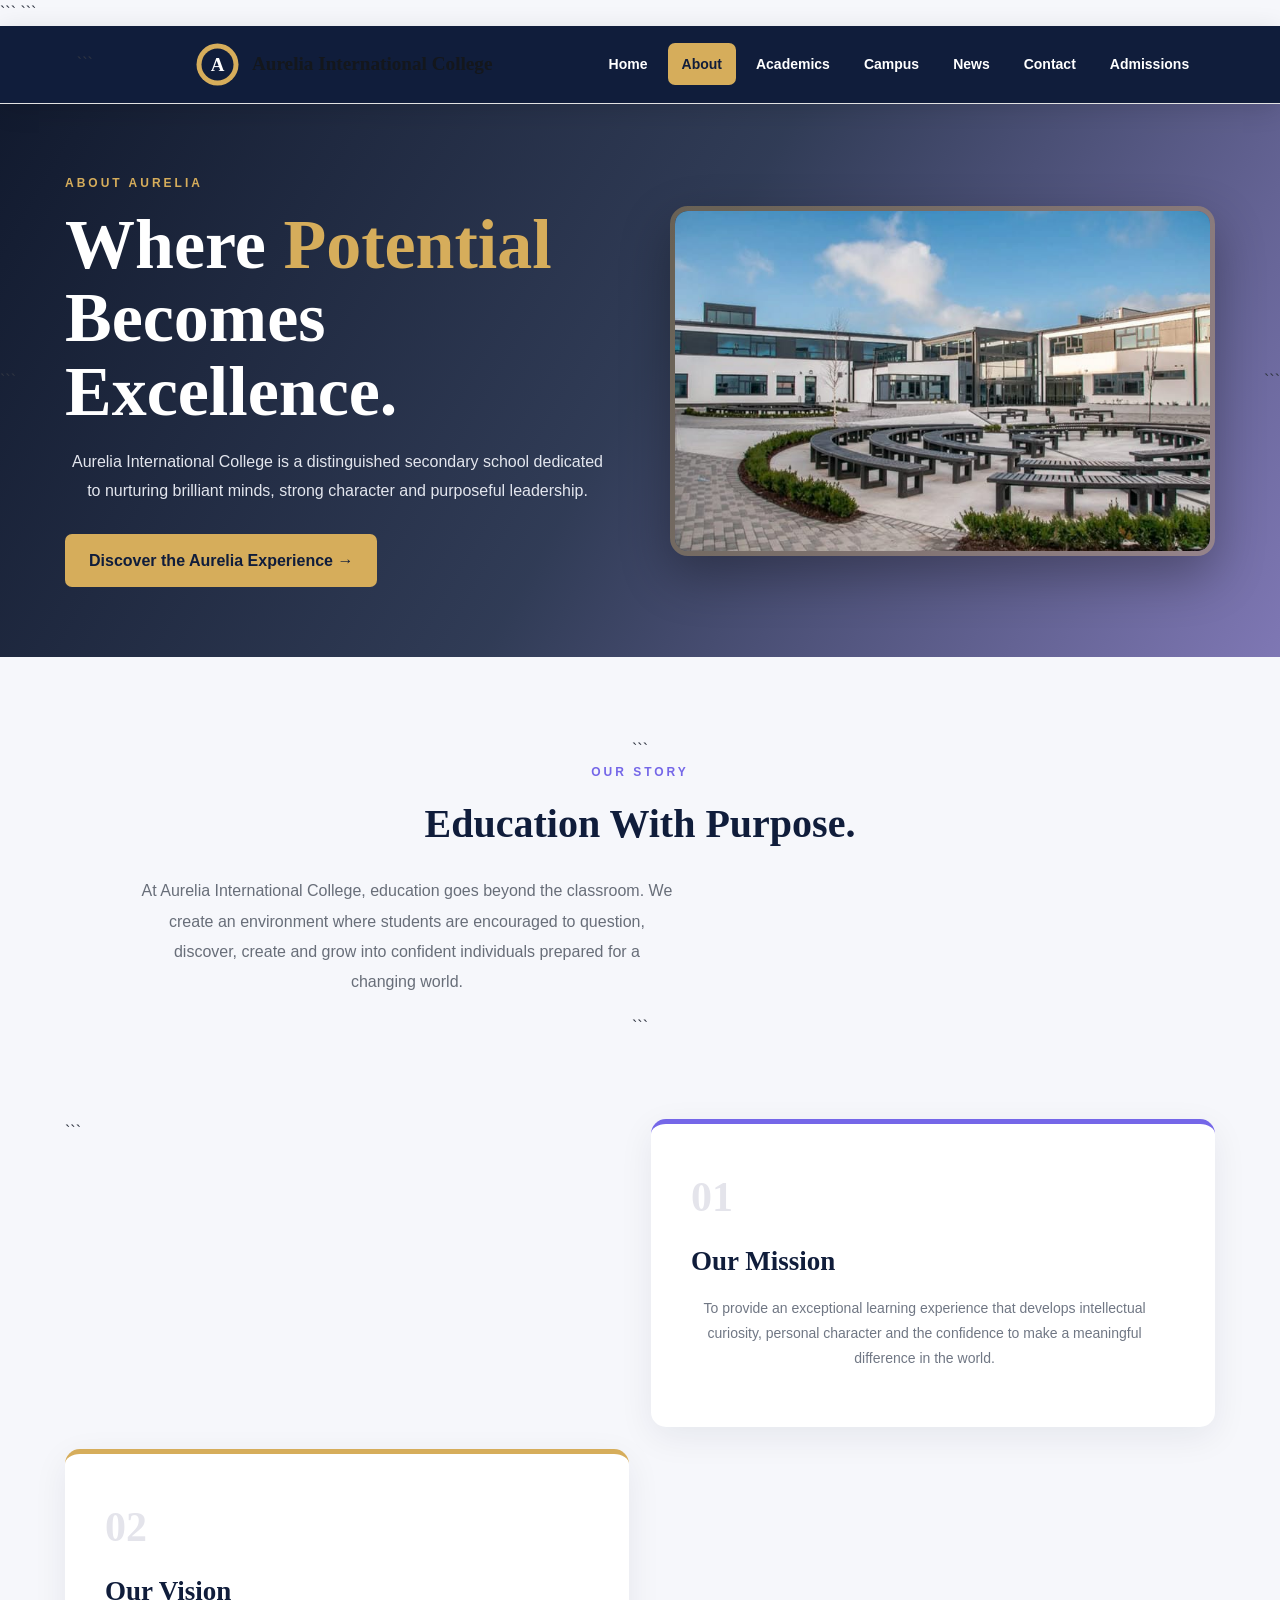
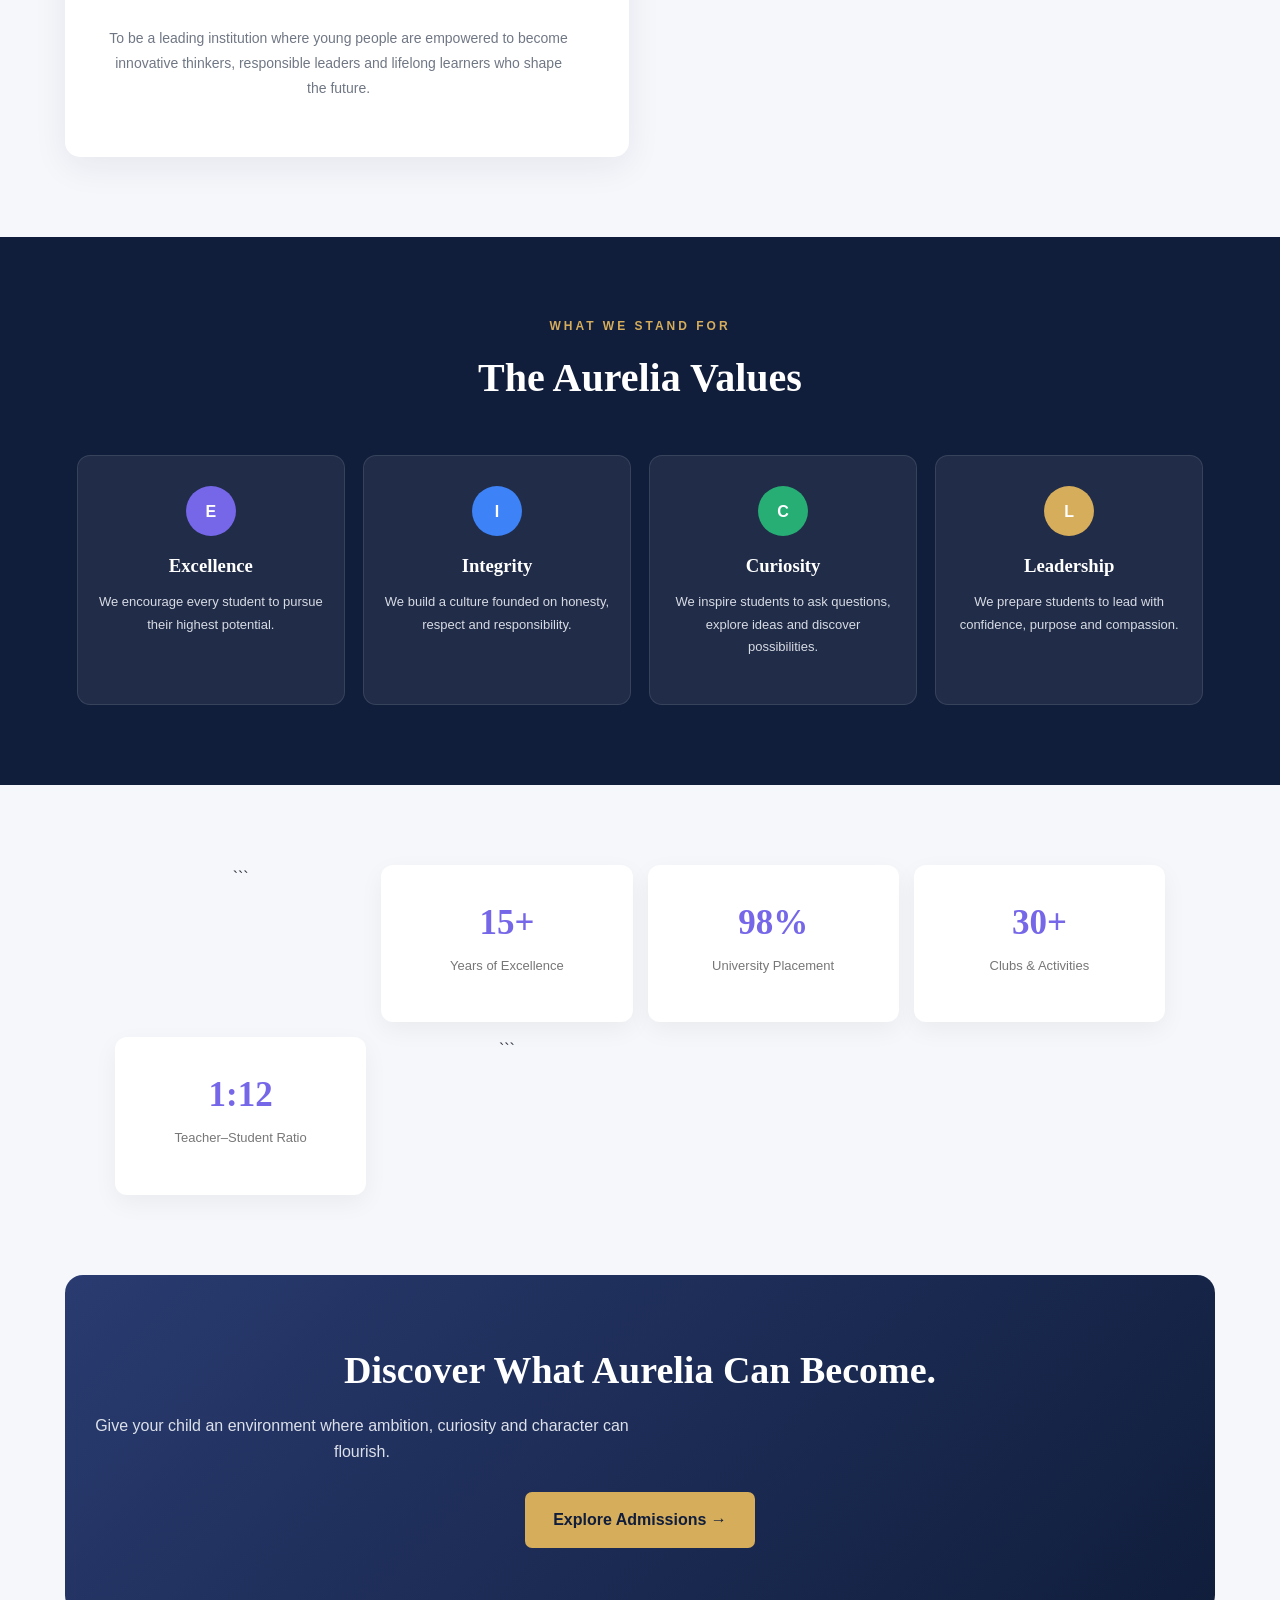
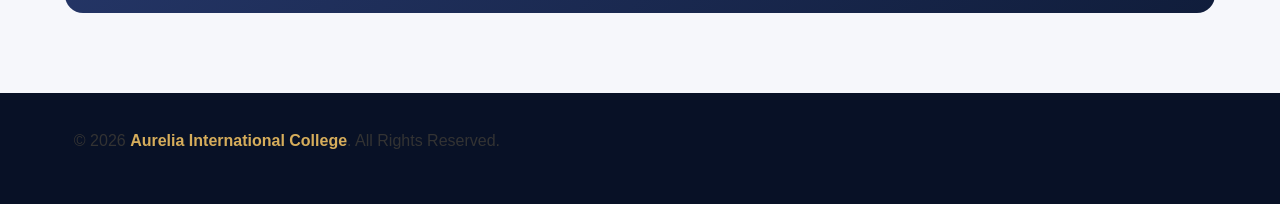
<file: about.html>
<!DOCTYPE html>

<html lang="en">

<head>

```
<meta charset="UTF-8">

<meta name="viewport" content="width=device-width, initial-scale=1.0">

<title>About | Aurelia International College</title>

<link rel="stylesheet" href="school.css">


<style>

    :root {
        --navy: #101d3b;
        --navy-dark: #081126;
        --gold: #d6ad5b;
        --purple: #7567e8;
        --blue: #3d82f6;
        --green: #27ae75;
        --cream: #f7f5ef;
        --white: #ffffff;
        --text: #303642;
        --muted: #707784;
        --line: #e6e6e6;
    }


    * {
        margin: 0;
        padding: 0;
        box-sizing: border-box;
    }


    body {
        font-family: Arial, sans-serif;
        background: #f6f7fb;
        color: var(--text);
    }


    /* ================= NAVIGATION ================= */

    .site-header {
        background: var(--navy);

        min-height: 78px;

        padding: 14px 6%;

        display: flex;

        align-items: center;

        justify-content: space-between;

        gap: 30px;

        box-shadow: 0 5px 25px rgba(0,0,0,0.12);

        position: relative;

        z-index: 10;
    }


    .logo {
        display: flex;

        align-items: center;

        gap: 12px;

        color: white;

        font-family: Georgia, "Times New Roman", serif;

        font-weight: bold;

        font-size: 18px;

        white-space: nowrap;
    }


    .logo svg {
        flex-shrink: 0;
    }


    .site-nav {
        display: flex;

        align-items: center;

        gap: 6px;

        flex-wrap: wrap;
    }


    .site-nav a {
        color: white;

        text-decoration: none;

        padding: 10px 14px;

        border-radius: 7px;

        font-size: 14px;

        transition: 0.3s ease;
    }


    .site-nav a:hover {
        background: rgba(255,255,255,0.12);

        color: var(--gold);
    }


    .site-nav .active {
        background: var(--gold);

        color: var(--navy);

        font-weight: bold;
    }


    /* ================= HERO ================= */

    .about-hero {
        min-height: 480px;

        display: flex;

        align-items: center;

        position: relative;

        overflow: hidden;


        background:

        linear-gradient(
            120deg,
            rgba(8,17,38,0.96),
            rgba(16,29,59,0.86),
            rgba(76,65,150,0.70)
        );
    }


    .hero-container {
        width: 90%;

        max-width: 1150px;

        margin: auto;

        display: grid;

        grid-template-columns: 1fr 1fr;

        align-items: center;

        gap: 60px;

        padding: 70px 0;
    }


    .hero-label {
        color: var(--gold);

        text-transform: uppercase;

        letter-spacing: 3px;

        font-size: 12px;

        font-weight: bold;

        margin-bottom: 15px;
    }


    .hero-text h1 {
        font-family: Georgia, "Times New Roman", serif;

        color: white;

        font-size: clamp(45px, 6vw, 70px);

        line-height: 1.05;

        margin-bottom: 20px;
    }


    .hero-text h1 span {
        color: var(--gold);
    }


    .hero-text p {
        color: #e3e6ee;

        font-size: 16px;

        line-height: 1.8;

        max-width: 600px;

        margin-bottom: 28px;
    }


    .hero-btn {
        display: inline-block;

        background: var(--gold);

        color: var(--navy);

        text-decoration: none;

        padding: 14px 24px;

        border-radius: 7px;

        font-weight: bold;

        transition: 0.3s;
    }


    .hero-btn:hover {
        transform: translateY(-4px);

        box-shadow: 0 10px 25px rgba(0,0,0,0.25);
    }


    /* ================= HERO IMAGE ================= */

    .hero-image {
        height: 350px;

        border-radius: 18px;

        overflow: hidden;

        border: 5px solid rgba(214,173,91,0.35);

        box-shadow: 0 20px 50px rgba(0,0,0,0.3);
    }


    .hero-image img {
        width: 100%;

        height: 100%;

        object-fit: cover;

        display: block;
    }


    /* ================= INTRO ================= */

    .intro {
        width: 90%;

        max-width: 1000px;

        margin: 80px auto;

        text-align: center;
    }


    .section-label {
        color: var(--purple);

        text-transform: uppercase;

        letter-spacing: 3px;

        font-size: 12px;

        font-weight: bold;
    }


    .intro h2 {
        font-family: Georgia, "Times New Roman", serif;

        color: var(--navy);

        font-size: 40px;

        margin: 10px 0 20px;
    }


    .intro p {
        color: #686e79;

        line-height: 1.9;

        font-size: 16px;
    }


    /* ================= MISSION VISION ================= */

    .mission-section {
        width: 90%;

        max-width: 1150px;

        margin: 0 auto 80px;

        display: grid;

        grid-template-columns: 1fr 1fr;

        gap: 22px;
    }


    .mission-card {
        padding: 40px;

        border-radius: 15px;

        background: white;

        box-shadow: 0 10px 35px rgba(16,29,59,0.07);

        border-top: 5px solid var(--purple);
    }


    .mission-card:nth-child(2) {
        border-top-color: var(--gold);
    }


    .card-number {
        font-size: 42px;

        font-family: Georgia, serif;

        color: #e4e4eb;

        font-weight: bold;

        margin-bottom: 8px;
    }


    .mission-card h3 {
        font-family: Georgia, "Times New Roman", serif;

        font-size: 27px;

        color: var(--navy);

        margin-bottom: 13px;
    }


    .mission-card p {
        color: #707784;

        line-height: 1.8;

        font-size: 14px;
    }


    /* ================= VALUES ================= */

    .values {
        background: var(--navy);

        padding: 80px 6%;

        color: white;

        text-align: center;
    }


    .values .section-label {
        color: var(--gold);
    }


    .values h2 {
        font-family: Georgia, "Times New Roman", serif;

        font-size: 40px;

        margin: 10px 0 45px;
    }


    .values-grid {
        max-width: 1150px;

        margin: auto;

        display: grid;

        grid-template-columns: repeat(4, 1fr);

        gap: 18px;
    }


    .value-card {
        padding: 30px 20px;

        border-radius: 13px;

        background: rgba(255,255,255,0.07);

        border: 1px solid rgba(255,255,255,0.1);

        transition: 0.3s;
    }


    .value-card:hover {
        transform: translateY(-7px);

        background: rgba(255,255,255,0.11);
    }


    .value-icon {
        width: 50px;

        height: 50px;

        margin: 0 auto 15px;

        border-radius: 50%;

        display: grid;

        place-items: center;

        color: white;

        font-weight: bold;
    }


    .value-card:nth-child(1) .value-icon {
        background: var(--purple);
    }


    .value-card:nth-child(2) .value-icon {
        background: var(--blue);
    }


    .value-card:nth-child(3) .value-icon {
        background: var(--green);
    }


    .value-card:nth-child(4) .value-icon {
        background: var(--gold);
    }


    .value-card h3 {
        font-family: Georgia, "Times New Roman", serif;

        color: white;

        margin-bottom: 10px;
    }


    .value-card p {
        color: #d7dbe4;

        font-size: 13px;

        line-height: 1.7;
    }


    /* ================= STATS ================= */

    .stats {
        width: 90%;

        max-width: 1050px;

        margin: 80px auto;

        display: grid;

        grid-template-columns: repeat(4, 1fr);

        gap: 15px;

        text-align: center;
    }


    .stat {
        background: white;

        padding: 30px 15px;

        border-radius: 12px;

        box-shadow: 0 8px 25px rgba(0,0,0,0.05);
    }


    .stat h3 {
        color: var(--purple);

        font-family: Georgia, serif;

        font-size: 35px;

        margin-bottom: 5px;
    }


    .stat p {
        color: #777;

        font-size: 13px;
    }


    /* ================= CTA ================= */

    .about-cta {
        width: 90%;

        max-width: 1150px;

        margin: 0 auto 80px;

        padding: 65px 30px;

        text-align: center;

        border-radius: 18px;

        background:
        linear-gradient(
            135deg,
            #293b70,
            var(--navy)
        );

        color: white;
    }


    .about-cta h2 {
        font-family: Georgia, "Times New Roman", serif;

        font-size: 38px;

        margin-bottom: 12px;
    }


    .about-cta p {
        color: #dce0e9;

        margin-bottom: 28px;
    }


    .about-cta a {
        display: inline-block;

        background: var(--gold);

        color: var(--navy);

        padding: 15px 28px;

        text-decoration: none;

        border-radius: 7px;

        font-weight: bold;

        transition: 0.3s;
    }


    .about-cta a:hover {
        transform: translateY(-4px);
    }


    /* ================= FOOTER ================= */

    footer {
        background: var(--navy-dark);

        color: white;

        text-align: center;

        padding: 35px 20px;

        font-size: 13px;
    }


    footer strong {
        color: var(--gold);
    }


    /* ================= RESPONSIVE ================= */

    @media (max-width: 900px) {

        .site-header {
            flex-direction: column;

            padding: 20px;
        }


        .site-nav {
            justify-content: center;
        }


        .hero-container {
            grid-template-columns: 1fr;

            text-align: center;
        }


        .hero-text p {
            margin-left: auto;

            margin-right: auto;
        }


        .values-grid {
            grid-template-columns: repeat(2, 1fr);
        }


        .stats {
            grid-template-columns: repeat(2, 1fr);
        }

    }


    @media (max-width: 600px) {

        .mission-section {
            grid-template-columns: 1fr;
        }


        .values-grid {
            grid-template-columns: 1fr;
        }


        .stats {
            grid-template-columns: 1fr;
        }


        .hero-image {
            height: 280px;
        }


        .intro h2,
        .values h2 {
            font-size: 32px;
        }


        .site-nav a {
            padding: 8px;

            font-size: 12px;
        }

    }

</style>
```

</head>

<body>

<!-- ================= NAVIGATION ================= -->

<header class="site-header">

```
<div class="logo">

    <svg width="45" height="45" viewBox="0 0 45 45">

        <circle
            cx="22.5"
            cy="22.5"
            r="21"
            fill="#d6ad5b">
        </circle>

        <circle
            cx="22.5"
            cy="22.5"
            r="16"
            fill="#101d3b">
        </circle>

        <text
            x="22.5"
            y="29"
            font-size="19"
            text-anchor="middle"
            fill="#ffffff"
            font-family="Georgia">
            A
        </text>

    </svg>


    <span class="logo-text">
        Aurelia International College
    </span>

</div>



<nav class="site-nav">

    <a href="school.html">
        Home
    </a>

    <a href="about.html" class="active">
        About
    </a>

    <a href="academics.html">
        Academics
    </a>

    <a href="campus.html">
        Campus
    </a>

    <a href="news.html">
        News
    </a>

    <a href="contact.html">
        Contact
    </a>

    <a href="Admissions.html">
        Admissions
    </a>

</nav>


</header>

<!-- ================= HERO ================= -->

<section class="about-hero">

```
<div class="hero-container">


    <div class="hero-text">

        <div class="hero-label">
            About Aurelia
        </div>


        <h1>
            Where <span>Potential</span>
            Becomes Excellence.
        </h1>


        <p>
            Aurelia International College is a distinguished
            secondary school dedicated to nurturing brilliant
            minds, strong character and purposeful leadership.
        </p>


        <a href="#story" class="hero-btn">
            Discover the Aurelia Experience →
        </a>

    </div>



    <div class="hero-image">

        <img
            src="scc.jpeg"
            alt="Aurelia International College">

    </div>


</div>
```

</section>

<!-- ================= STORY ================= -->

<section class="intro" id="story">

```
<div class="section-label">
    Our Story
</div>


<h2>
    Education With Purpose.
</h2>


<p>
    At Aurelia International College, education goes beyond
    the classroom. We create an environment where students
    are encouraged to question, discover, create and grow
    into confident individuals prepared for a changing world.
</p>
```

</section>

<!-- ================= MISSION & VISION ================= -->

<section class="mission-section">

```
<div class="mission-card">

    <div class="card-number">
        01
    </div>


    <h3>
        Our Mission
    </h3>


    <p>
        To provide an exceptional learning experience that
        develops intellectual curiosity, personal character
        and the confidence to make a meaningful difference
        in the world.
    </p>

</div>



<div class="mission-card">

    <div class="card-number">
        02
    </div>


    <h3>
        Our Vision
    </h3>


    <p>
        To be a leading institution where young people are
        empowered to become innovative thinkers, responsible
        leaders and lifelong learners who shape the future.
    </p>

</div>


</section>

<!-- ================= VALUES ================= -->

<section class="values">


<div class="section-label">
    What We Stand For
</div>


<h2>
    The Aurelia Values
</h2>



<div class="values-grid">


    <div class="value-card">

        <div class="value-icon">
            E
        </div>

        <h3>
            Excellence
        </h3>

        <p>
            We encourage every student to pursue
            their highest potential.
        </p>

    </div>



    <div class="value-card">

        <div class="value-icon">
            I
        </div>

        <h3>
            Integrity
        </h3>

        <p>
            We build a culture founded on honesty,
            respect and responsibility.
        </p>

    </div>



    <div class="value-card">

        <div class="value-icon">
            C
        </div>

        <h3>
            Curiosity
        </h3>

        <p>
            We inspire students to ask questions,
            explore ideas and discover possibilities.
        </p>

    </div>



    <div class="value-card">

        <div class="value-icon">
            L
        </div>

        <h3>
            Leadership
        </h3>

        <p>
            We prepare students to lead with
            confidence, purpose and compassion.
        </p>

    </div>


</div>


</section>

<!-- ================= STATS ================= -->

<section class="stats">

```
<div class="stat">

    <h3>
        15+
    </h3>

    <p>
        Years of Excellence
    </p>

</div>



<div class="stat">

    <h3>
        98%
    </h3>

    <p>
        University Placement
    </p>

</div>



<div class="stat">

    <h3>
        30+
    </h3>

    <p>
        Clubs & Activities
    </p>

</div>



<div class="stat">

    <h3>
        1:12
    </h3>

    <p>
        Teacher–Student Ratio
    </p>

</div>
```

</section>

<!-- ================= CTA ================= -->

<section class="about-cta">


<h2>
    Discover What Aurelia Can Become.
</h2>


<p>
    Give your child an environment where ambition,
    curiosity and character can flourish.
</p>


<a href="Admissions.html">
    Explore Admissions →
</a>


</section>

<!-- ================= FOOTER ================= -->

<footer>

<p>
    © 2026
    <strong>Aurelia International College</strong>.
    All Rights Reserved.
</p>


</footer>

</body>

</html>
</file>
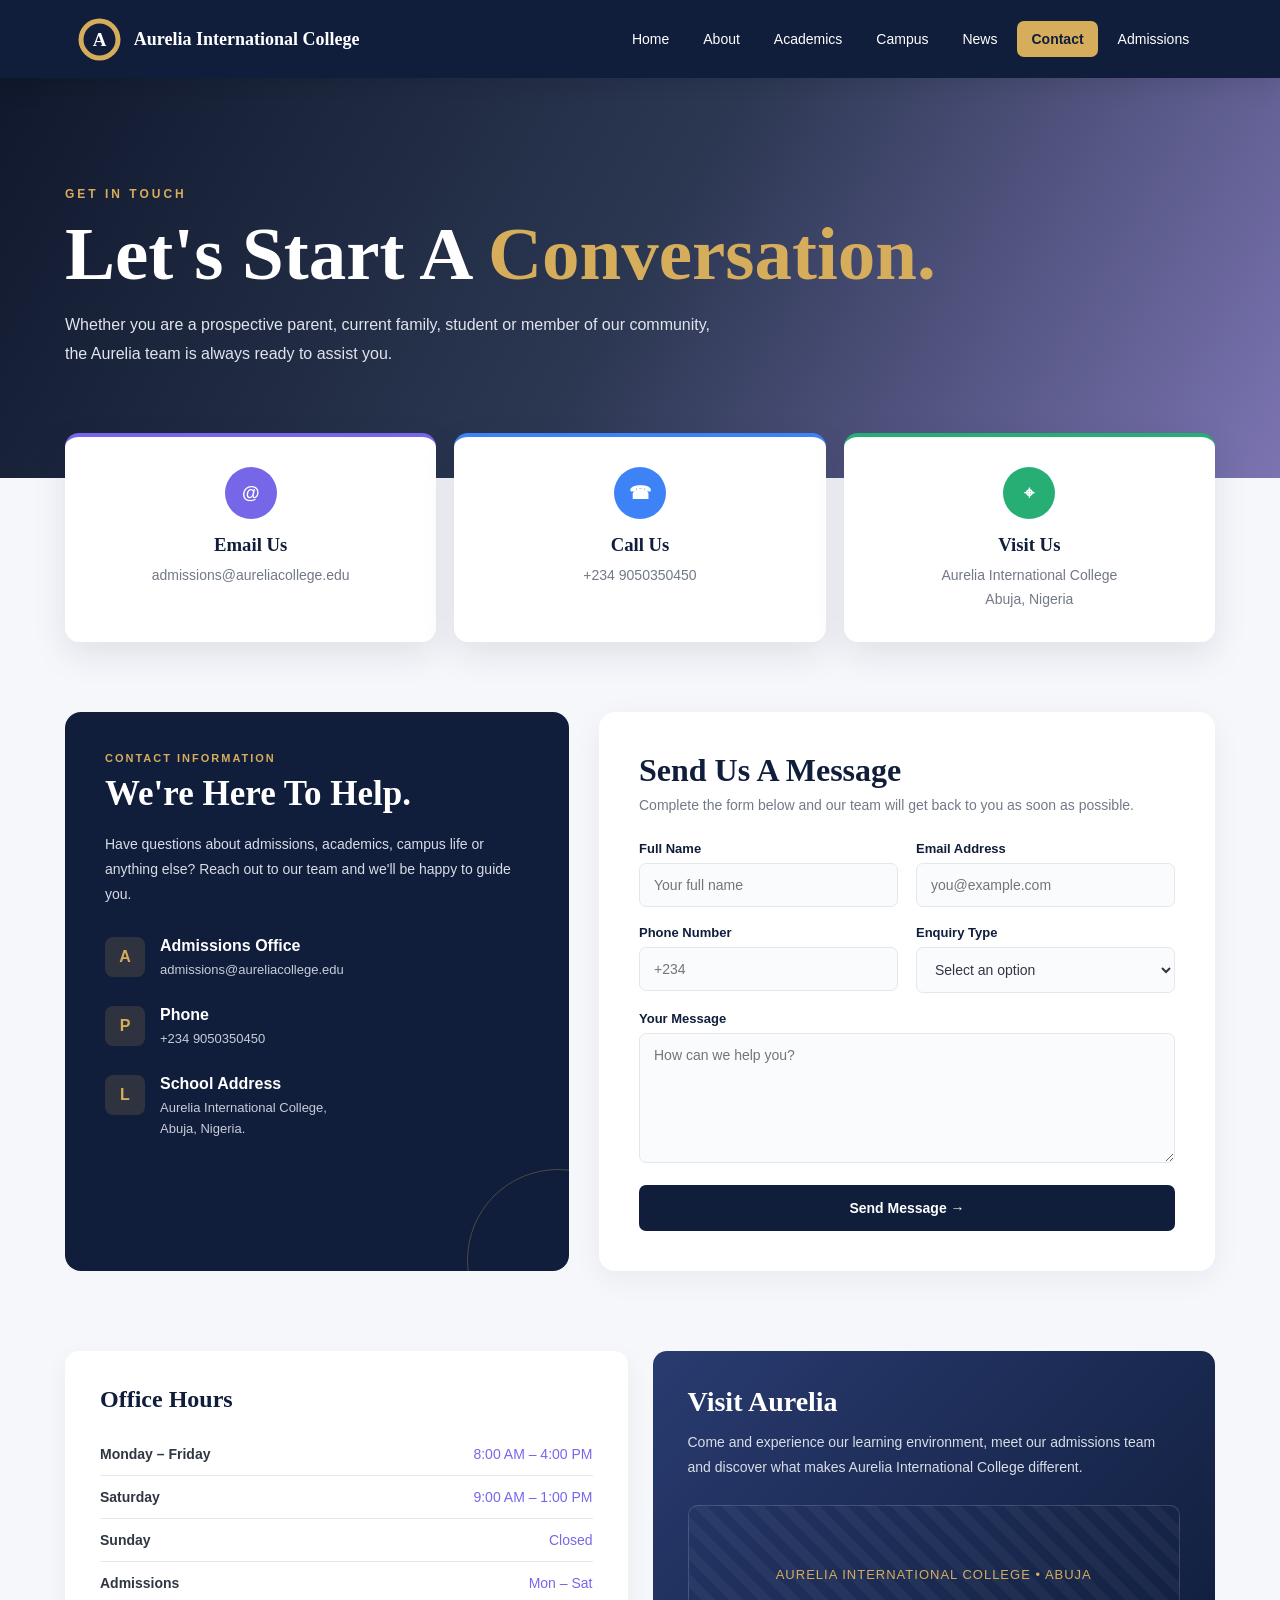
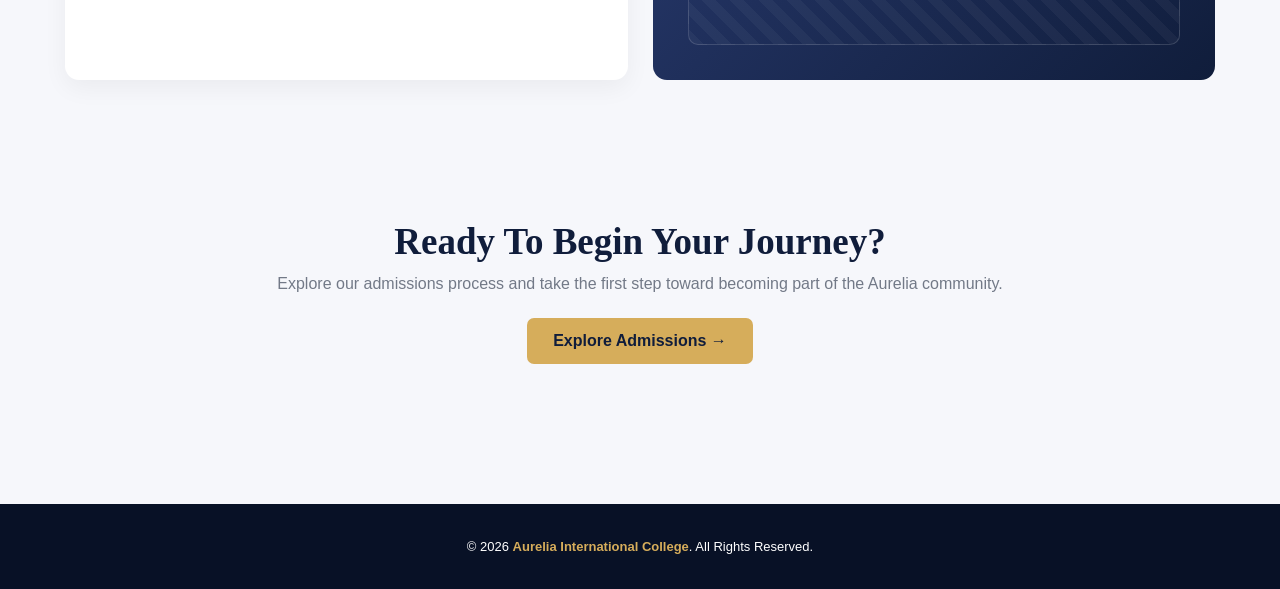
<file: contact.html>
<!DOCTYPE html>

<html lang="en">

<head>


<meta charset="UTF-8">
<meta name="viewport" content="width=device-width, initial-scale=1.0">

<title>Contact | Aurelia International College</title>

<style>

    :root {
        --navy: #101d3b;
        --navy-dark: #081126;
        --gold: #d6ad5b;
        --purple: #7567e8;
        --blue: #3d82f6;
        --green: #27ae75;
        --white: #ffffff;
        --bg: #f6f7fb;
        --text: #303642;
        --muted: #727987;
        --line: #e5e7ec;
    }


    * {
        margin: 0;
        padding: 0;
        box-sizing: border-box;
    }


    body {
        font-family: Arial, sans-serif;
        background: var(--bg);
        color: var(--text);
    }


    /* ================= NAVIGATION ================= */

    .site-header {
        min-height: 78px;
        padding: 14px 6%;

        background: var(--navy);

        display: flex;
        align-items: center;
        justify-content: space-between;

        gap: 30px;

        box-shadow: 0 5px 25px rgba(0,0,0,0.12);

        position: relative;
        z-index: 10;
    }


    .logo {
        display: flex;
        align-items: center;
        gap: 12px;

        color: white;

        font-family: Georgia, "Times New Roman", serif;

        font-weight: bold;
        font-size: 18px;

        white-space: nowrap;
    }


    .logo svg {
        flex-shrink: 0;
    }


    .site-nav {
        display: flex;
        align-items: center;
        gap: 6px;
        flex-wrap: wrap;
    }


    .site-nav a {
        color: white;
        text-decoration: none;

        padding: 10px 14px;

        border-radius: 7px;

        font-size: 14px;

        transition: 0.3s ease;
    }


    .site-nav a:hover {
        background: rgba(255,255,255,0.12);
        color: var(--gold);
    }


    .site-nav .active {
        background: var(--gold);
        color: var(--navy);
        font-weight: bold;
    }


    /* ================= HERO ================= */

    .contact-hero {
        min-height: 400px;

        display: flex;
        align-items: center;

        background:
            linear-gradient(
                120deg,
                rgba(8,17,38,0.97),
                rgba(16,29,59,0.88),
                rgba(76,65,150,0.72)
            );

        color: white;
    }


    .hero-content {
        width: 90%;
        max-width: 1150px;

        margin: auto;

        padding: 70px 0;
    }


    .hero-label {
        color: var(--gold);

        text-transform: uppercase;

        letter-spacing: 3px;

        font-size: 12px;

        font-weight: bold;

        margin-bottom: 15px;
    }


    .hero-content h1 {
        font-family: Georgia, "Times New Roman", serif;

        font-size: clamp(45px, 7vw, 75px);

        line-height: 1;

        margin-bottom: 20px;
    }


    .hero-content h1 span {
        color: var(--gold);
    }


    .hero-content p {
        max-width: 650px;

        color: #e0e4ed;

        line-height: 1.8;

        font-size: 16px;
    }


    /* ================= CONTACT CARDS ================= */

    .contact-cards {
        width: 90%;
        max-width: 1150px;

        margin: -45px auto 70px;

        position: relative;

        display: grid;

        grid-template-columns: repeat(3, 1fr);

        gap: 18px;
    }


    .contact-card {
        background: white;

        padding: 30px 22px;

        text-align: center;

        border-radius: 14px;

        box-shadow: 0 12px 35px rgba(16,29,59,0.10);

        transition: 0.3s ease;

        border-top: 4px solid var(--purple);
    }


    .contact-card:nth-child(2) {
        border-color: var(--blue);
    }


    .contact-card:nth-child(3) {
        border-color: var(--green);
    }


    .contact-card:hover {
        transform: translateY(-7px);
    }


    .contact-icon {
        width: 52px;
        height: 52px;

        margin: 0 auto 15px;

        border-radius: 50%;

        display: grid;
        place-items: center;

        color: white;

        font-size: 18px;

        font-weight: bold;
    }


    .icon-purple {
        background: var(--purple);
    }


    .icon-blue {
        background: var(--blue);
    }


    .icon-green {
        background: var(--green);
    }


    .contact-card h3 {
        color: var(--navy);

        font-family: Georgia, "Times New Roman", serif;

        margin-bottom: 8px;
    }


    .contact-card p {
        color: var(--muted);

        font-size: 14px;

        line-height: 1.7;
    }


    .contact-card a {
        color: var(--purple);

        text-decoration: none;

        font-weight: bold;
    }


    /* ================= MAIN CONTACT ================= */

    .contact-section {
        width: 90%;
        max-width: 1150px;

        margin: 0 auto 80px;

        display: grid;

        grid-template-columns: 0.9fr 1.1fr;

        gap: 30px;

        align-items: stretch;
    }


    /* ================= INFORMATION ================= */

    .contact-info {
        background: var(--navy);

        color: white;

        padding: 40px;

        border-radius: 16px;

        position: relative;

        overflow: hidden;
    }


    .contact-info::after {
        content: "";

        width: 180px;
        height: 180px;

        border: 1px solid rgba(214,173,91,0.3);

        border-radius: 50%;

        position: absolute;

        right: -80px;
        bottom: -80px;
    }


    .section-label {
        color: var(--gold);

        text-transform: uppercase;

        letter-spacing: 2px;

        font-size: 11px;

        font-weight: bold;
    }


    .contact-info h2 {
        font-family: Georgia, "Times New Roman", serif;

        font-size: 35px;

        margin: 10px 0 18px;
    }


    .contact-info > p {
        color: #d8dce6;

        line-height: 1.8;

        font-size: 14px;

        margin-bottom: 30px;
    }


    .info-item {
        display: flex;

        gap: 15px;

        margin-bottom: 25px;

        position: relative;

        z-index: 1;
    }


    .info-icon {
        width: 40px;
        height: 40px;

        flex-shrink: 0;

        display: grid;
        place-items: center;

        border-radius: 8px;

        background: rgba(214,173,91,0.15);

        color: var(--gold);

        font-weight: bold;
    }


    .info-item h4 {
        margin-bottom: 5px;

        color: white;
    }


    .info-item p,
    .info-item a {
        color: #c8cdd8;

        text-decoration: none;

        font-size: 13px;

        line-height: 1.6;
    }


    /* ================= FORM ================= */

    .contact-form {
        background: white;

        padding: 40px;

        border-radius: 16px;

        box-shadow: 0 8px 30px rgba(16,29,59,0.06);
    }


    .contact-form h2 {
        font-family: Georgia, "Times New Roman", serif;

        color: var(--navy);

        font-size: 32px;

        margin-bottom: 8px;
    }


    .form-intro {
        color: var(--muted);

        font-size: 14px;

        margin-bottom: 28px;
    }


    .form-row {
        display: grid;

        grid-template-columns: 1fr 1fr;

        gap: 18px;
    }


    .form-group {
        margin-bottom: 18px;
    }


    .form-group label {
        display: block;

        color: var(--navy);

        font-size: 13px;

        font-weight: bold;

        margin-bottom: 7px;
    }


    .form-group input,
    .form-group select,
    .form-group textarea {

        width: 100%;

        border: 1px solid var(--line);

        background: #fafbfc;

        border-radius: 7px;

        padding: 13px 14px;

        font-family: Arial, sans-serif;

        font-size: 14px;

        color: var(--text);

        outline: none;

        transition: 0.3s;
    }


    .form-group input:focus,
    .form-group select:focus,
    .form-group textarea:focus {

        border-color: var(--purple);

        background: white;

        box-shadow: 0 0 0 3px rgba(117,103,232,0.08);
    }


    .form-group textarea {
        min-height: 130px;

        resize: vertical;
    }


    .submit-btn {
        width: 100%;

        border: none;

        background: var(--navy);

        color: white;

        padding: 15px;

        border-radius: 7px;

        font-size: 14px;

        font-weight: bold;

        cursor: pointer;

        transition: 0.3s;
    }


    .submit-btn:hover {
        background: var(--purple);

        transform: translateY(-2px);
    }


    /* ================= SCHOOL HOURS ================= */

    .hours-section {
        width: 90%;
        max-width: 1150px;

        margin: 0 auto 80px;

        display: grid;

        grid-template-columns: 1fr 1fr;

        gap: 25px;
    }


    .hours-box {
        background: white;

        padding: 35px;

        border-radius: 14px;

        box-shadow: 0 8px 25px rgba(0,0,0,0.05);
    }


    .hours-box h2 {
        color: var(--navy);

        font-family: Georgia, "Times New Roman", serif;

        margin-bottom: 20px;
    }


    .hours-row {
        display: flex;

        justify-content: space-between;

        padding: 13px 0;

        border-bottom: 1px solid var(--line);

        font-size: 14px;
    }


    .hours-row:last-child {
        border-bottom: none;
    }


    .hours-row span:first-child {
        color: var(--text);

        font-weight: bold;
    }


    .hours-row span:last-child {
        color: var(--purple);
    }


    /* ================= MAP / LOCATION ================= */

    .location-box {
        background: linear-gradient(
            135deg,
            #293b70,
            var(--navy)
        );

        padding: 35px;

        border-radius: 14px;

        color: white;

        min-height: 100%;
    }


    .location-box h2 {
        font-family: Georgia, "Times New Roman", serif;

        font-size: 28px;

        margin-bottom: 12px;
    }


    .location-box p {
        color: #d9dde6;

        font-size: 14px;

        line-height: 1.8;

        margin-bottom: 25px;
    }


    .map-placeholder {
        height: 140px;

        border-radius: 10px;

        border: 1px solid rgba(255,255,255,0.15);

        background:
            repeating-linear-gradient(
                45deg,
                rgba(255,255,255,0.04),
                rgba(255,255,255,0.04) 10px,
                transparent 10px,
                transparent 20px
            );

        display: grid;

        place-items: center;

        color: var(--gold);

        font-size: 13px;

        letter-spacing: 1px;
    }


    /* ================= CTA ================= */

    .contact-cta {
        width: 90%;
        max-width: 1150px;

        margin: 0 auto 80px;

        padding: 60px 30px;

        border-radius: 18px;

        text-align: center;

        background: var(--cream);
    }


    .contact-cta h2 {
        color: var(--navy);

        font-family: Georgia, "Times New Roman", serif;

        font-size: 37px;

        margin-bottom: 12px;
    }


    .contact-cta p {
        color: var(--muted);

        margin-bottom: 25px;
    }


    .contact-cta a {
        display: inline-block;

        background: var(--gold);

        color: var(--navy);

        text-decoration: none;

        padding: 14px 26px;

        border-radius: 7px;

        font-weight: bold;

        transition: 0.3s;
    }


    .contact-cta a:hover {
        transform: translateY(-3px);

        box-shadow: 0 10px 25px rgba(0,0,0,0.15);
    }


    /* ================= FOOTER ================= */

    footer {
        background: var(--navy-dark);

        color: white;

        text-align: center;

        padding: 35px 20px;

        font-size: 13px;
    }


    footer strong {
        color: var(--gold);
    }


    /* ================= RESPONSIVE ================= */

    @media (max-width: 900px) {

        .site-header {
            flex-direction: column;

            padding: 20px;
        }


        .site-nav {
            justify-content: center;
        }


        .contact-cards {
            grid-template-columns: 1fr;
        }


        .contact-section {
            grid-template-columns: 1fr;
        }


        .hours-section {
            grid-template-columns: 1fr;
        }

    }


    @media (max-width: 600px) {

        .site-nav a {
            padding: 8px;

            font-size: 12px;
        }


        .form-row {
            grid-template-columns: 1fr;
        }


        .contact-form,
        .contact-info {
            padding: 25px;
        }


        .hero-content {
            text-align: center;
        }


        .hero-content p {
            margin: auto;
        }


        .contact-cta h2 {
            font-size: 30px;
        }

    }

</style>


</head>

<body>

<!-- ================= NAVIGATION ================= -->

<header class="site-header">


<div class="logo">

    <svg width="45" height="45" viewBox="0 0 45 45">

        <circle
            cx="22.5"
            cy="22.5"
            r="21"
            fill="#d6ad5b">
        </circle>

        <circle
            cx="22.5"
            cy="22.5"
            r="16"
            fill="#101d3b">
        </circle>

        <text
            x="22.5"
            y="29"
            font-size="19"
            text-anchor="middle"
            fill="#ffffff"
            font-family="Georgia">
            A
        </text>

    </svg>


    <span>
        Aurelia International College
    </span>

</div>


<nav class="site-nav">

    <a href="school.html">
        Home
    </a>

    <a href="about.html">
        About
    </a>

    <a href="academics.html">
        Academics
    </a>

    <a href="campus.html">
        Campus
    </a>

    <a href="news.html">
        News
    </a>

    <a href="contact.html" class="active">
        Contact
    </a>

    <a href="Admissions.html">
        Admissions
    </a>

</nav>


</header>

<!-- ================= HERO ================= -->

<section class="contact-hero">


<div class="hero-content">

    <div class="hero-label">
        Get In Touch
    </div>


    <h1>
        Let's Start A <span>Conversation.</span>
    </h1>


    <p>
        Whether you are a prospective parent, current family,
        student or member of our community, the Aurelia team
        is always ready to assist you.
    </p>

</div>


</section>

<!-- ================= CONTACT CARDS ================= -->

<section class="contact-cards">


<div class="contact-card">

    <div class="contact-icon icon-purple">
        @
    </div>

    <h3>
        Email Us
    </h3>

    <p>
        admissions@aureliacollege.edu
    </p>

</div>



<div class="contact-card">

    <div class="contact-icon icon-blue">
        ☎
    </div>

    <h3>
        Call Us
    </h3>

    <p>
        +234 9050350450
    </p>

</div>



<div class="contact-card">

    <div class="contact-icon icon-green">
        ⌖
    </div>

    <h3>
        Visit Us
    </h3>

    <p>
        Aurelia International College<br>
        Abuja, Nigeria
    </p>

</div>


</section>

<!-- ================= CONTACT FORM ================= -->

<section class="contact-section">


<div class="contact-info">

    <div class="section-label">
        Contact Information
    </div>


    <h2>
        We're Here To Help.
    </h2>


    <p>
        Have questions about admissions, academics, campus life
        or anything else? Reach out to our team and we'll be
        happy to guide you.
    </p>



    <div class="info-item">

        <div class="info-icon">
            A
        </div>

        <div>

            <h4>
                Admissions Office
            </h4>

            <a href="mailto:admissions@aureliacollege.edu">
                admissions@aureliacollege.edu
            </a>

        </div>

    </div>



    <div class="info-item">

        <div class="info-icon">
            P
        </div>

        <div>

            <h4>
                Phone
            </h4>

            <p>
                +234 9050350450
            </p>

        </div>

    </div>



    <div class="info-item">

        <div class="info-icon">
            L
        </div>

        <div>

            <h4>
                School Address
            </h4>

            <p>
                Aurelia International College,<br>
                Abuja, Nigeria.
            </p>

        </div>

    </div>


</div>



<!-- FORM -->

<div class="contact-form">

    <h2>
        Send Us A Message
    </h2>


    <p class="form-intro">
        Complete the form below and our team will get back
        to you as soon as possible.
    </p>


    <form action="#" method="post">


        <div class="form-row">

            <div class="form-group">

                <label for="name">
                    Full Name
                </label>

                <input
                    type="text"
                    id="name"
                    name="name"
                    placeholder="Your full name"
                    required>

            </div>


            <div class="form-group">

                <label for="email">
                    Email Address
                </label>

                <input
                    type="email"
                    id="email"
                    name="email"
                    placeholder="you@example.com"
                    required>

            </div>

        </div>



        <div class="form-row">

            <div class="form-group">

                <label for="phone">
                    Phone Number
                </label>

                <input
                    type="tel"
                    id="phone"
                    name="phone"
                    placeholder="+234">

            </div>


            <div class="form-group">

                <label for="subject">
                    Enquiry Type
                </label>

                <select id="subject" name="subject">

                    <option value="">
                        Select an option
                    </option>

                    <option>
                        Admissions
                    </option>

                    <option>
                        Academics
                    </option>

                    <option>
                        Campus Life
                    </option>

                    <option>
                        General Enquiry
                    </option>

                </select>

            </div>

        </div>



        <div class="form-group">

            <label for="message">
                Your Message
            </label>

            <textarea
                id="message"
                name="message"
                placeholder="How can we help you?"
                required></textarea>

        </div>


        <button
            type="submit"
            class="submit-btn">

            Send Message →

        </button>


    </form>

</div>


</section>

<!-- ================= HOURS + LOCATION ================= -->

<section class="hours-section">


<div class="hours-box">

    <h2>
        Office Hours
    </h2>


    <div class="hours-row">

        <span>
            Monday – Friday
        </span>

        <span>
            8:00 AM – 4:00 PM
        </span>

    </div>


    <div class="hours-row">

        <span>
            Saturday
        </span>

        <span>
            9:00 AM – 1:00 PM
        </span>

    </div>


    <div class="hours-row">

        <span>
            Sunday
        </span>

        <span>
            Closed
        </span>

    </div>


    <div class="hours-row">

        <span>
            Admissions
        </span>

        <span>
            Mon – Sat
        </span>

    </div>

</div>



<div class="location-box">

    <h2>
        Visit Aurelia
    </h2>


    <p>
        Come and experience our learning environment,
        meet our admissions team and discover what makes
        Aurelia International College different.
    </p>


    <div class="map-placeholder">

        AURELIA INTERNATIONAL COLLEGE • ABUJA

    </div>

</div>


</section>

<!-- ================= CTA ================= -->

<section class="contact-cta">


<h2>
    Ready To Begin Your Journey?
</h2>


<p>
    Explore our admissions process and take the first
    step toward becoming part of the Aurelia community.
</p>


<a href="Admissions.html">
    Explore Admissions →

</a>


</section>

<!-- ================= FOOTER ================= -->

<footer>


<p>
    © 2026
    <strong>Aurelia International College</strong>.
    All Rights Reserved.
</p>


</footer>

</body>

</html>
</file>
<file: school.css>
* {
  margin: 0;
  padding: 0;
  box-sizing: border-box;
}

body {
  font-family: Arial, sans-serif;
  line-height: 1.6;
  color: #222;
  background-color: #fafafa;

}.site-header {
  display: flex;
  align-items: center;
  justify-content: space-between;
  padding: 1rem 1.5rem;
  background-color: #ffffff;
  border-bottom: 1px solid #e2e2e2;
}

.logo {
  display: flex;
  align-items: center;
  gap: 0.6rem;
}

.logo-text {
  font-size: 1.2rem;
  font-weight: 700;
  color: #14171c;
}

.site-nav {
  display: flex;
  gap: 1.5rem;
}

.site-nav a {
  text-decoration: none;
  color: #444444;
  font-weight: 600;
  font-size: 0.9rem;
}

.site-nav a:hover {
  color: #8b7cf6;
}/* RESET */

{
    margin: 0;
    padding: 0;
    box-sizing: border-box;
}


/* BODY */

body {
    font-family: Arial, sans-serif;
    background: #f5f7fa;
    color: #222;
}


/* HEADER */

.header {
    width: 100%;
    padding: 18px 8%;

    background: white;

    display: flex;
    justify-content: space-between;
    align-items: center;

    box-shadow: 0 2px 10px rgba(0, 0, 0, 0.08);
}


.logo {
    font-size: 25px;
    font-weight: bold;
    color: #222;
}


nav {
    display: flex;
    gap: 25px;
}


nav a {
    text-decoration: none;
    color: #333;
    font-weight: 500;
}


nav a:hover {
    color: #007bff;
}


/* HERO */

.hero {
    min-height: 500px;

    background-image:
        linear-gradient(
            rgba(0, 0, 0, 0.55),
            rgba(0, 0, 0, 0.55)
        ),
        url("sch.jpeg") !important;

    background-size: cover;
    background-position: center;

    display: flex;
    align-items: center;

    padding: 60px 8%;
}


.hero-content {
    max-width: 650px;
    color: white;
}


.hero-content h1 {
    font-size: 50px;
    margin-bottom: 20px;
}


.hero-content p {
    font-size: 19px;
    line-height: 1.7;
    color:white;
    margin-bottom: 30px;
}


.hero-button {
    display: inline-block;

    background: #007bff;
    color: white;

    padding: 13px 25px;

    text-decoration: none;

    border-radius: 6px;
}


.hero-button:hover {
    background: #0056b3;
}


/* CARDS SECTION */

.cards-section {
    padding: 70px 8%;
    text-align: center;
}


.cards-section h2 {
    font-size: 35px;
    margin-bottom: 10px;
}


.section-text {
    color: #666;
    margin-bottom: 35px;
}


/* CARDS CONTAINER */

.cards-container {

    display: grid;

    grid-template-columns:
        repeat(4, 1fr);

    gap: 25px;
}


/* CARD */

.card {

    background: white;

    border-radius: 10px;

    overflow: hidden;

    box-shadow:
        0 5px 20px rgba(0, 0, 0, 0.08);

    text-align: left;

    padding-bottom: 20px;

    transition: 0.3s;
}


.card:hover {
    transform: translateY(-5px);

    box-shadow:
        0 10px 25px rgba(0, 0, 0, 0.12);
}


/* CARD IMAGE */

.card img {

    width: 100%;

    height: 180px;

    object-fit: cover;
}


/* CARD CONTENT */

.card-content {

    padding: 20px;
}


.card-content h3 {

    font-size: 21px;

    margin-bottom: 10px;
}


.card-content p {

    color: #666;

    line-height: 1.6;

    margin-bottom: 15px;
}


.card-content a {

    color: #007bff;

    text-decoration: none;

    font-weight: bold;
}
p {
  font-size: 2rem;
  line-height: 1.6;
  color: #333333;
  max-width: 60ch;
  margin-bottom: 1rem;
}
p {
  font-size: 3rem;
  line-height: 1.6;
  color: #333333;
  max-width: 60ch;
  margin-bottom: 1rem;
  text-align:center;
}/* Hero */
.hero {
    min-height: 500px;
    padding: 60px 8%;
    display: flex;
    align-items: center;
    justify-content: space-between;
    gap: 40px;
    background: #eaf3ff;
}

.hero-text {
    flex: 1;
}

.hero-text h1 {
    font-size: 50px;
    margin-bottom: 20px;
}

.hero-text p {
    font-size: 18px;
    margin-bottom: 30px;
}

.btn {
    display: inline-block;
    background: #007bff;
    color: white;
    padding: 12px 25px;
    text-decoration: none;
    border-radius: 6px;
}

.hero-image {
    flex: 1;
}

.hero-image img {
    width: 100%;
    max-width: 550px;
    display: block;
    border-radius: 12px;
}


/* Picture Card */
.card-section {
    padding: 70px 8%;
    display: flex;
    justify-content: center;
}

.card {
    width: 100%;
    max-width: 400px;
    background: white;
    border-radius: 12px;
    overflow: hidden;
    box-shadow: 0 5px 20px rgba(0, 0, 0, 0.1);
}

.card img {
    width: 100%;
    height: 230px;
    object-fit: cover;
}

.card-content {
    padding: 25px;
}

.card-content h2 {
    margin-bottom: 10px;
}

.card-content p {
    margin-bottom: 20px;
}

.card-btn {
    text-decoration: none;
    color: #007bff;
    font-weight: bold;
}


/* Login */
.login-section {
    padding: 70px 20px;
    display: flex;
    justify-content: center;
}

.login-box {
    width: 100%;
    max-width: 400px;
    background: white;
    padding: 30px;
    border-radius: 10px;
    box-shadow: 0 5px 20px rgba(0, 0, 0, 0.1);
}

.login-box h2 {
    text-align: center;
    margin-bottom: 25px;
}
p {
   font-size: 16px;
   text-align: center;

.login-box label {
    display: block;
    margin-bottom: 5px;
}

.login-box input {
    width: 100%;
    padding: 12px;
    margin-bottom: 18px;
    border: 1px solid #ccc;
    border-radius: 5px;
}

.login-box button {
    width: 100%;
    padding: 12px;
    background: #007bff;
    color: white;
    border: none;
    border-radius: 5px;
    cursor: pointer;
}

.login-box button:hover {
    background: #0056b3;
}


/* Footer */
footer {
    color: white;
    text-align: center;
    padding: 25px;
}


/* Responsive Design */
@media (max-width: 768px) {

    header {
        flex-direction: column;
        gap: 15px;
    }

    nav {
        gap: 15px;
    }

    .hero {
        flex-direction: column;
        text-align: center;
        padding: 5px 2px;
    }

    .hero-text h1 {
        font-size: 20px;
    }

    .hero-image img {
        margin: auto;
    }

    .card-section {
        padding: 50px 20px;
    }
{* {
    margin: 0;
    padding: 0;
    box-sizing: border-box;
}

html {
    scroll-behavior: smooth;
}

body {
    font-family: "DM Sans", sans-serif;
    background: #f7f5ef;
    color: #171717;
    line-height: 1.6;
}

a {
    text-decoration: none;
    color: inherit;
}





/* =========================
   HERO
========================= */

.hero {
    height: 650px;
    position: relative;
    background-image: url("acc.jpeg");
    background-size: cover;
    background-position: center;
    display: flex;
    align-items: center;
    color: white;
}

.hero-overlay {
    position: absolute;
    inset: 0;
    background: linear-gradient(
        90deg,
        rgba(8, 10, 13, 0.92),
        rgba(8, 10, 13, 0.60),
        rgba(8, 10, 13, 0.25)
    );
}

.hero-content {
    position: relative;
    z-index: 2;
    width: 700px;
    margin-left: 9%;
}

.eyebrow {
    color: #c8a96b;
    letter-spacing: 3px;
    font-size: 11px;
    font-weight: 600;
    margin-bottom: 20px;
}

.hero h1 {
    font-family: "Playfair Display", serif;
    font-size: clamp(48px, 6vw, 78px);
    line-height: 1.05;
    font-weight: 500;
}

.hero h1 span,
em {
    color: #c8a96b;
    font-style: normal;
}

.hero-text {
    max-width: 550px;
    color: #d8d8d8;
    margin: 25px 0 35px;
    font-size: 15px;
}

.hero-buttons {
    display: flex;
    gap: 15px;
}

.gold-btn {
    display: inline-block;
    background: #c8a96b;
    color: #111;
    padding: 14px 25px;
    font-size: 11px;
    font-weight: 700;
    letter-spacing: 1px;
    text-transform: uppercase;
    transition: 0.3s;
}

.gold-btn:hover {
    background: white;
    transform: translateY(-2px);
}

.outline-btn {
    border: 1px solid rgba(255,255,255,0.6);
    padding: 14px 25px;
    font-size: 11px;
    text-transform: uppercase;
    letter-spacing: 1px;
    transition: 0.3s;
}

.outline-btn:hover {
    background: white;
    color: #111;
}

.hero-scroll {
    position: absolute;
    bottom: 35px;
    left: 9%;
    z-index: 2;
    font-size: 10px;
    letter-spacing: 2px;
    color: #ccc;
    display: flex;
    align-items: center;
    gap: 10px;
}

.hero-scroll span {
    width: 30px;
    height: 1px;
    background: #c8a96b;
}


/* =========================
   PHILOSOPHY
========================= */

.philosophy {
    padding: 120px 9%;
}

.section-heading {
    max-width: 700px;
}

.section-heading h2 {
    font-family: "Playfair Display", serif;
    font-size: 52px;
    line-height: 1.1;
    font-weight: 500;
    margin-bottom: 25px;
}

.section-heading > p:last-child {
    color: #666;
    max-width: 580px;
}

.philosophy-grid {
    display: grid;
    grid-template-columns: repeat(4, 1fr);
    margin-top: 75px;
    border-top: 1px solid #d7d1c5;
}

.philosophy-card {
    padding: 35px 25px;
    border-right: 1px solid #d7d1c5;
}

.philosophy-card:first-child {
    padding-left: 0;
}

.philosophy-card span {
    color: #b99a60;
    font-size: 12px;
}

.philosophy-card h3 {
    font-family: "Playfair Display", serif;
    font-size: 29px;
    margin: 25px 0 12px;
}

.philosophy-card p {
    color: #777;
    font-size: 13px;
}


/* =========================
   PATHWAYS
========================= */

.pathways {
    background: #111;
    color: white;
    padding: 120px 9%;
}

.centered {
    margin: auto;
    text-align: center;
}

.centered > p:last-child {
    margin: auto;
    color: #999;
}

.pathway-grid {
    display: grid;
    grid-template-columns: repeat(2, 1fr);
    gap: 20px;
    margin-top: 70px;
}

.pathway-card {
    height: 390px;
    position: relative;
    overflow: hidden;
    background-size: cover;
    background-position: center;
    display: flex;
    align-items: flex-end;
}

.stem {
    background-image: linear-gradient(
        rgba(0,0,0,0.1),
        rgba(0,0,0,0.8)
    ), url("acc.jpeg");
}

.business {
    background-image: linear-gradient(
        rgba(0,0,0,0.1),
        rgba(0,0,0,0.8)
    ), url("images/business.jpg");
}

.arts {
    background-image: linear-gradient(
        rgba(0,0,0,0.1),
        rgba(0,0,0,0.8)
    ), url("images/arts.jpg");
}

.creative {
    background-image: linear-gradient(
        rgba(0,0,0,0.1),
        rgba(0,0,0,0.8)
    ), url("images/creative.jpg");
}

.pathway-number {
    position: absolute;
    top: 25px;
    right: 25px;
    font-family: "Playfair Display", serif;
    font-size: 18px;
    color: #c8a96b;
}

.pathway-content {
    padding: 35px;
    position: relative;
    width: 100%;
}

.pathway-content p {
    font-size: 9px;
    letter-spacing: 2px;
    color: #c8a96b;
}

.pathway-content h3 {
    font-family: "Playfair Display", serif;
    font-size: 39px;
    line-height: 1.05;
    margin: 12px 0;
}

.pathway-content span {
    font-size: 12px;
    color: #ccc;
}

.pathway-content a {
    display: block;
    margin-top: 22px;
    color: #c8a96b;
    font-size: 11px;
    text-transform: uppercase;
    letter-spacing: 1px;
}


/* =========================
   DIFFERENCE
========================= */

.difference {
    display: grid;
    grid-template-columns: 45% 55%;
    min-height: 700px;
}

.difference-image {
    background-image: url("images/student.jpg");
    background-size: cover;
    background-position: center;
}

.difference-content {
    padding: 100px 10%;
    background: #eeeae1;
}

.difference-content h2 {
    font-family: "Playfair Display", serif;
    font-size: 55px;
    line-height: 1.05;
    margin-bottom: 25px;
}

.intro {
    color: #777;
    max-width: 500px;
    margin-bottom: 45px;
}

.difference-list {
    border-top: 1px solid #d0cabd;
}

.difference-item {
    display: flex;
    gap: 20px;
    padding: 23px 0;
    border-bottom: 1px solid #d0cabd;
}

.icon {
    color: #b28e4e;
    font-size: 12px;
    min-width: 30px;
}

.difference-item h3 {
    font-family: "Playfair Display", serif;
    font-size: 19px;
    margin-bottom: 5px;
}

.difference-item p {
    color: #777;
    font-size: 12px;
}


/* =========================
   STATS
========================= */

.stats {
    background: #c8a96b;
    display: grid;
    grid-template-columns: repeat(4, 1fr);
    padding: 65px 9%;
}

.stat {
    text-align: center;
    border-right: 1px solid rgba(0,0,0,0.2);
}

.stat:last-child {
    border: none;
}

.stat h2 {
    font-family: "Playfair Display", serif;
    font-size: 48px;
    font-weight: 500;
}

.stat h2 span {
    font-size: 25px;
}

.stat p {
    font-size: 11px;
    text-transform: uppercase;
    letter-spacing: 1px;
}


/* =========================
   PROGRAMMES
========================= */

.programmes {
    padding: 120px 9%;
}

.programme-grid {
    display: grid;
    grid-template-columns: repeat(4, 1fr);
    margin-top: 70px;
}

.programme-grid article {
    padding: 35px 25px;
    border: 1px solid #ddd7ca;
    margin-left: -1px;
    transition: 0.3s;
}

.programme-grid article:hover {
    background: #111;
    color: white;
    transform: translateY(-8px);
}

.programme-grid article > span {
    color: #b28e4e;
    font-size: 11px;
}

.programme-grid h3 {
    font-family: "Playfair Display", serif;
    font-size: 23px;
    line-height: 1.2;
    margin: 30px 0 15px;
}

.programme-grid p {
    color: #777;
    font-size: 12px;
    margin-bottom: 25px;
}

.programme-grid article:hover p {
    color: #aaa;
}

.programme-grid a {
    color: #b28e4e;
    font-size: 11px;
    text-transform: uppercase;
}


/* =========================
   CTA
========================= */

.cta {
    background: #111;
    color: white;
    padding: 120px 9%;
    text-align: center;
}

.cta > div {
    max-width: 750px;
    margin: auto;
}

.cta h2 {
    font-family: "Playfair Display", serif;
    font-size: 55px;
    line-height: 1.1;
    margin-bottom: 25px;
}

.cta p:not(.eyebrow) {
    color: #999;
    max-width: 550px;
    margin: 0 auto 30px;
}


/* =========================
   FOOTER
========================= */

footer {
    background: #090909;
    color: white;
    padding: 50px 9%;
    display: flex;
    align-items: center;
    justify-content: space-between;
    gap: 30px;
}

.footer-logo h2 {
    font-family: "Playfair Display", serif;
    letter-spacing: 3px;
}

.footer-logo p {
    font-size: 8px;
    color: #777;
    letter-spacing: 2px;
}

footer > p {
    color: #777;
    font-size: 11px;
}

.footer-links {
    display: flex;
    gap: 20px;
}

.footer-links a {
    color: #999;
    font-size: 11px;
}

.footer-links a:hover {
    color: #c8a96b;
}


/* =========================
   RESPONSIVE
========================= */

@media (max-width: 1000px) {

    nav {
        display: none;
    }

    .navbar {
        padding: 0 5%;
    }

    .hero-content {
        margin-left: 6%;
        margin-right: 6%;
    }

    .philosophy {
        padding: 80px 6%;
    }

    .philosophy-grid {
        grid-template-columns: repeat(2, 1fr);
    }

    .pathways {
        padding: 80px 6%;
    }

    .programme-grid {
        grid-template-columns: repeat(2, 1fr);
    }

    .difference {
        grid-template-columns: 1fr;
    }

    .difference-image {
        height: 450px;
    }

    .stats {
        grid-template-columns: repeat(2, 1fr);
        gap: 40px;
    }

    footer {
        flex-direction: column;
        text-align: center;
    }
}


@media (max-width: 600px) {

    .nav-btn {
        display: none;
    }

    .hero {
        height: 600px;
    }

    .hero-content {
        margin-left: 6%;
    }

    .hero h1 {
        font-size: 47px;
    }

    .hero-buttons {
        flex-direction: column;
        align-items: flex-start;
    }

    .section-heading h2 {
        font-size: 39px;
    }

    .philosophy-grid {
        grid-template-columns: 1fr;
    }

    .philosophy-card {
        border-right: none;
        border-bottom: 1px solid #d7d1c5;
    }

    .pathway-grid {
        grid-template-columns: 1fr;
    }

    .pathway-card {
        height: 350px;
    }

    .difference-content {
        padding: 70px 7%;
    }

    .difference-content h2 {
        font-size: 42px;
    }

    .stats {
        grid-template-columns: 1fr 1fr;
        padding: 50px 5%;
    }

    .stat h2 {
        font-size: 38px;
    }

    .programme-grid {
        grid-template-columns: 1fr;
    }

    .cta h2 {
        font-size: 40px;
    
}
   }
:root {
    --navy: #1c2b4a;
    --navy-dark: #131f37;
    --gold: #c99a3b;
    --cream: #faf7f0;
    --ink: #2a2a2a;
    --line: #e2ddd0;
    --green: #3a7d44;
  }
 
  * { box-sizing: border-box; }
 
  body {
    margin: 0;
    font-family: Georgia, 'Times New Roman', serif;
    background: var(--cream);
    color: var(--ink);
  }
 
  header {
    background: var(--navy);
    color: white;
    padding: 20px 40px;
    text-align: center;
  }
 
  header .school-name {
    font-size: 1.5rem;
    font-weight: bold;
  }
 
  .page-wrap {
    max-width: 780px;
    margin: 0 auto;
    padding: 50px 20px 80px;
  }
 
  .page-title {
    text-align: center;
    margin-bottom: 8px;
    color: var(--navy);
  }
 
  .page-sub {
    text-align: center;
    font-family: Arial, sans-serif;
    color: #555;
    margin-bottom: 36px;
  }
 
  .status-banner {
    background: white;
    border: 1px solid var(--line);
    border-left: 5px solid var(--green);
    padding: 28px 32px;
    display: flex;
    align-items: center;
    gap: 18px;
    margin-bottom: 40px;
  }
 
  .status-dot {
    width: 14px;
    height: 14px;
    border-radius: 50%;
    background: var(--green);
    flex-shrink: 0;
  }
 
  .status-text {
    font-family: Arial, sans-serif;
  }
 
  .status-text .status-label {
    color: var(--green);
    font-weight: bold;
    font-size: 1rem;
    margin-bottom: 4px;
  }
 
  .status-text .status-detail {
    color: #444;
    font-size: 0.9rem;
  }
 
  .grades-open {
    background: white;
    padding: 28px 32px;
    margin-bottom: 40px;
  }
 
  .grades-open h2 {
    color: var(--navy);
    font-size: 1.15rem;
    margin-top: 0;
    border-bottom: 1px solid var(--line);
    padding-bottom: 12px;
    margin-bottom: 18px;
  }
 
  .grade-table {
    width: 100%;
    border-collapse: collapse;
    font-family: Arial, sans-serif;
    font-size: 0.9rem;
  }
 
  .grade-table th {
    background: var(--navy);
    color: white;
    text-align: left;
    padding: 10px 14px;
    font-size: 0.8rem;
  }
 
  .grade-table td {
    padding: 10px 14px;
    border-bottom: 1px solid var(--line);
    color: #444;
  }
 
  .grade-table tr:last-child td {
    border-bottom: none;
  }
 
  .grade-table tr:nth-child(even) td {
    background: var(--cream);
  }
 
  .status-open {
    color: var(--green);
    font-weight: bold;
  }
 
  .steps {
    margin-bottom: 40px;
  }
 
  .steps h2 {
    color: var(--navy);
    font-size: 1.15rem;
  }
 
  .steps ol {
    font-family: Arial, sans-serif;
    font-size: 0.95rem;
    color: #444;
    padding-left: 20px;
  }
 
  .steps li {
    margin-bottom: 10px;
  }
 
  .cta {
    text-align: center;
  }
 
  .cta a {
    display: inline-block;
    background: var(--gold);
    color: var(--navy-dark);
    font-family: Arial, sans-serif;
    font-weight: bold;
    text-decoration: none;
    padding: 14px 32px;
    border-radius: 3px;
    font-size: 1rem;
  }
 
  .cta a:hover { background: #dcae55; }
 
  @media (max-width: 500px) {
    .grade-table th, .grade-table td { padding: 8px 10px; font-size: 0.85rem; }
    .status-banner { flex-direction: column; text-align: center; }
    .grades-open, .status-banner { padding: 22px 20px; }
/* =====================================================
   AURELIA INTERNATIONAL COLLEGE
   PREMIUM ACADEMICS STYLESHEET
===================================================== */

:root {
    --navy: #101d3b;
    --navy-dark: #081126;
    --gold: #d6ad5b;
    --purple: #7567e8;
    --blue: #3d82f6;
    --green: #27ae75;

    --white: #ffffff;
    --cream: #f8f5ec;
    --bg: #f5f6fa;

    --text: #303642;
    --muted: #737b89;

    --line: #e5e7ec;
}


/* =====================================================
   RESET
===================================================== */

* {
    margin: 0;
    padding: 0;
    box-sizing: border-box;
}


html {
    scroll-behavior: smooth;
}


body {
    font-family: Arial, sans-serif;

    background: var(--bg);

    color: var(--text);

    line-height: 1.6;

    overflow-x: hidden;
}


a {
    text-decoration: none;
}


img {
    max-width: 100%;
}


/* =====================================================
   NAVIGATION
===================================================== */

.site-header {

    min-height: 78px;

    padding: 14px 6%;

    background: var(--navy);

    display: flex;

    align-items: center;

    justify-content: space-between;

    gap: 30px;

    position: relative;

    z-index: 100;

    box-shadow:
        0 5px 25px rgba(0, 0, 0, 0.12);
}


.logo {

    display: flex;

    align-items: center;

    gap: 12px;

    color: white;

    font-family:
        Georgia,
        "Times New Roman",
        serif;

    font-weight: bold;

    white-space: nowrap;
}


.logo svg {
    flex-shrink: 0;
}


.site-nav {

    display: flex;

    align-items: center;

    gap: 5px;

    flex-wrap: wrap;
}


.site-nav a {

    color: white;

    padding: 10px 14px;

    border-radius: 7px;

    font-size: 14px;

    transition: 0.3s ease;
}


.site-nav a:hover {

    color: var(--gold);

    background:
        rgba(255, 255, 255, 0.08);
}


.site-nav .active {

    background: var(--gold);

    color: var(--navy);

    font-weight: bold;
}


/* =====================================================
   HERO
===================================================== */

.academic-hero {

    min-height: 650px;

    position: relative;

    display: flex;

    align-items: center;

    overflow: hidden;

    background:
        linear-gradient(
            120deg,
            #081126,
            #101d3b 55%,
            #302b67
        );
}


.academic-hero::before {

    content: "";

    position: absolute;

    width: 600px;

    height: 600px;

    border-radius: 50%;

    border: 1px solid
        rgba(214, 173, 91, 0.18);

    right: -180px;

    top: -180px;
}


.academic-hero::after {

    content: "";

    position: absolute;

    width: 350px;

    height: 350px;

    border-radius: 50%;

    border: 1px solid
        rgba(117, 103, 232, 0.25);

    right: 50px;

    bottom: -200px;
}


.hero-overlay {

    position: absolute;

    inset: 0;

    background:
        linear-gradient(
            90deg,
            rgba(8, 17, 38, 0.9),
            rgba(8, 17, 38, 0.4),
            rgba(117, 103, 232, 0.15)
        );
}


.academic-hero-content {

    width: 90%;

    max-width: 1150px;

    margin: auto;

    padding: 90px 0;

    position: relative;

    z-index: 2;
}


.eyebrow {

    color: var(--gold);

    font-size: 11px;

    font-weight: bold;

    letter-spacing: 3px;

    text-transform: uppercase;

    margin-bottom: 18px;
}


.academic-hero h1 {

    color: white;

    font-family:
        Georgia,
        "Times New Roman",
        serif;

    font-size:
        clamp(48px, 7vw, 82px);

    line-height: 1.02;

    margin-bottom: 25px;

    letter-spacing: -2px;
}


.academic-hero h1 span {

    color: var(--gold);
}


.academic-hero-content > p {

    max-width: 650px;

    color: #dce0e8;

    font-size: 16px;

    line-height: 1.9;

    margin-bottom: 32px;
}


/* HERO BUTTONS */

.hero-buttons {

    display: flex;

    align-items: center;

    gap: 15px;

    flex-wrap: wrap;
}


.gold-btn {

    display: inline-block;

    background: var(--gold);

    color: var(--navy);

    padding: 14px 24px;

    border-radius: 7px;

    font-size: 13px;

    font-weight: bold;

    transition: 0.3s ease;
}


.gold-btn:hover {

    transform: translateY(-3px);

    box-shadow:
        0 12px 25px rgba(0,0,0,0.2);
}


.outline-btn {

    display: inline-block;

    color: white;

    border: 1px solid
        rgba(255,255,255,0.35);

    padding: 13px 23px;

    border-radius: 7px;

    font-size: 13px;

    transition: 0.3s ease;
}


.outline-btn:hover {

    border-color: var(--gold);

    color: var(--gold);
}


/* SCROLL */

.scroll-indicator {

    position: absolute;

    bottom: 30px;

    left: 5%;

    color: #aeb5c3;

    font-size: 11px;

    letter-spacing: 1px;

    display: flex;

    align-items: center;

    gap: 10px;

    z-index: 3;
}


.scroll-indicator span {

    width: 28px;

    height: 1px;

    background: var(--gold);
}


/* =====================================================
   INTRO
===================================================== */

.academic-intro {

    width: 90%;

    max-width: 1150px;

    margin: 90px auto 45px;

    display: grid;

    grid-template-columns: 1fr 1fr;

    gap: 70px;

    align-items: end;
}


.section-label {

    color: var(--purple);

    text-transform: uppercase;

    letter-spacing: 2.5px;

    font-size: 10px;

    font-weight: bold;
}


.intro-text h2 {

    color: var(--navy);

    font-family:
        Georgia,
        "Times New Roman",
        serif;

    font-size: 46px;

    line-height: 1.15;

    margin-top: 10px;
}


.intro-text h2 em,
.section-heading h2 em,
.difference-content h2 em,
.academic-cta h2 em {

    color: var(--purple);

    font-weight: normal;
}


.intro-description {

    border-left: 3px solid var(--gold);

    padding-left: 25px;
}


.intro-description p {

    color: var(--muted);

    font-size: 15px;

    line-height: 1.9;
}


/* =====================================================
   PHILOSOPHY
===================================================== */

.philosophy-section {

    width: 90%;

    max-width: 1150px;

    margin: 0 auto 100px;
}


.philosophy-grid {

    display: grid;

    grid-template-columns:
        repeat(4, 1fr);

    gap: 18px;
}


.philosophy-card {

    min-height: 290px;

    padding: 30px;

    background: white;

    border-radius: 14px;

    position: relative;

    overflow: hidden;

    border-top: 4px solid var(--purple);

    box-shadow:
        0 10px 30px
        rgba(16,29,59,0.06);

    transition: 0.35s ease;
}


.philosophy-card:hover {

    transform: translateY(-8px);

    box-shadow:
        0 18px 40px
        rgba(16,29,59,0.12);
}


.card-purple {
    border-color: var(--purple);
}


.card-blue {
    border-color: var(--blue);
}


.card-green {
    border-color: var(--green);
}


.card-gold {
    border-color: var(--gold);
}


.card-number {

    position: absolute;

    top: 18px;

    right: 22px;

    font-size: 12px;

    color: #c2c6cf;

    font-weight: bold;
}


.card-icon {

    width: 50px;

    height: 50px;

    border-radius: 12px;

    background: var(--navy);

    color: var(--gold);

    display: grid;

    place-items: center;

    font-size: 9px;

    letter-spacing: 1px;

    font-weight: bold;

    margin-bottom: 35px;
}


.philosophy-card h3 {

    color: var(--navy);

    font-family:
        Georgia,
        "Times New Roman",
        serif;

    font-size: 25px;

    margin-bottom: 10px;
}


.philosophy-card p {

    color: var(--muted);

    font-size: 13px;

    line-height: 1.75;
}


/* =====================================================
   PATHWAYS
===================================================== */

.pathways {

    padding: 100px 5%;

    background: white;
}


.section-heading {

    margin-bottom: 45px;
}


.section-heading.centered {

    text-align: center;
}


.section-heading h2 {

    color: var(--navy);

    font-family:
        Georgia,
        "Times New Roman",
        serif;

    font-size: 45px;

    line-height: 1.15;

    margin: 10px 0 15px;
}


.section-heading > p {

    max-width: 600px;

    margin: auto;

    color: var(--muted);

    font-size: 14px;
}


.pathway-grid {

    width: 90%;

    max-width: 1150px;

    margin: auto;

    display: grid;

    grid-template-columns:
        repeat(2, 1fr);

    gap: 20px;
}


.pathway-card {

    min-height: 350px;

    border-radius: 16px;

    padding: 32px;

    position: relative;

    overflow: hidden;

    color: white;

    display: flex;

    align-items: flex-end;

    transition: 0.35s ease;
}


.pathway-card:hover {

    transform: translateY(-8px);

    box-shadow:
        0 20px 40px
        rgba(16,29,59,0.18);
}


.stem {

    background:
        linear-gradient(
            135deg,
            #152c5b,
            #2568b5
        );
}


.business {

    background:
        linear-gradient(
            135deg,
            #37285e,
            #7567e8
        );
}


.arts {

    background:
        linear-gradient(
            135deg,
            #263e36,
            #27ae75
        );
}


.creative {

    background:
        linear-gradient(
            135deg,
            #55401e,
            #b88938
        );
}


.pathway-number {

    position: absolute;

    top: 25px;

    right: 30px;

    font-size: 50px;

    font-family:
        Georgia,
        "Times New Roman",
        serif;

    color:
        rgba(255,255,255,0.18);
}


.pathway-card small {

    color:
        rgba(255,255,255,0.75);

    font-size: 10px;

    letter-spacing: 1.5px;

    font-weight: bold;
}


.pathway-card h3 {

    font-family:
        Georgia,
        "Times New Roman",
        serif;

    font-size: 34px;

    line-height: 1.1;

    margin: 10px 0 15px;
}


.pathway-card p {

    color:
        rgba(255,255,255,0.78);

    font-size: 12px;

    margin-bottom: 22px;
}


.pathway-card a {

    color: white;

    font-size: 12px;

    font-weight: bold;

    border-bottom: 1px solid
        rgba(255,255,255,0.4);

    padding-bottom: 5px;
}


/* =====================================================
   DIFFERENCE
===================================================== */

.difference {

    width: 90%;

    max-width: 1150px;

    margin: 100px auto;

    display: grid;

    grid-template-columns:
        0.85fr 1.15fr;

    background: white;

    border-radius: 18px;

    overflow: hidden;

    box-shadow:
        0 15px 45px
        rgba(16,29,59,0.08);
}


.difference-image {

    min-height: 650px;

    background:
        linear-gradient(
            rgba(16,29,59,0.25),
            rgba(16,29,59,0.5)
        ),
        url("images/students.jpg")
        center/cover no-repeat;

    position: relative;
}


.image-caption {

    position: absolute;

    bottom: 25px;

    left: 25px;

    color: white;

    font-size: 9px;

    letter-spacing: 2px;

    font-weight: bold;
}


.difference-content {

    padding: 65px 55px;
}


.difference-content h2 {

    color: var(--navy);

    font-family:
        Georgia,
        "Times New Roman",
        serif;

    font-size: 46px;

    line-height: 1.05;

    margin: 10px 0 18px;
}


.difference-intro {

    color: var(--muted);

    font-size: 14px;

    line-height: 1.8;

    margin-bottom: 35px;
}


.difference-list {

    display: grid;

    gap: 20px;
}


.difference-item {

    display: grid;

    grid-template-columns: 40px 1fr;

    gap: 15px;

    padding-bottom: 18px;

    border-bottom: 1px solid var(--line);
}


.difference-number {

    width: 36px;

    height: 36px;

    display: grid;

    place-items: center;

    border-radius: 50%;

    background:
        rgba(117,103,232,0.1);

    color: var(--purple);

    font-size: 11px;

    font-weight: bold;
}


.difference-item h3 {

    color: var(--navy);

    font-family:
        Georgia,
        "Times New Roman",
        serif;

    font-size: 18px;

    margin-bottom: 5px;
}


.difference-item p {

    color: var(--muted);

    font-size: 12px;

    line-height: 1.65;
}


/* =====================================================
   STATS
===================================================== */

.academic-stats {

    background: var(--navy);

    padding: 65px 5%;

    display: grid;

    grid-template-columns:
        repeat(4, 1fr);

    gap: 20px;

    text-align: center;
}


.stat {

    padding: 15px;

    border-right:
        1px solid
        rgba(255,255,255,0.12);
}


.stat:last-child {
    border-right: none;
}


.stat h2 {

    color: white;

    font-family:
        Georgia,
        "Times New Roman",
        serif;

    font-size: 48px;

    line-height: 1;
}


.stat h2 span {

    color: var(--gold);

    font-size: 25px;
}


.stat p {

    color: #bbc2cf;

    font-size: 11px;

    margin-top: 10px;

    text-transform: uppercase;

    letter-spacing: 1px;
}


/* =====================================================
   PROGRAMMES
===================================================== */

.programmes {

    width: 90%;

    max-width: 1150px;

    margin: 100px auto;
}


.programme-grid {

    display: grid;

    grid-template-columns:
        repeat(4, 1fr);

    gap: 18px;
}


.programme-card {

    background: white;

    border-radius: 14px;

    padding: 30px;

    min-height: 280px;

    border-bottom: 3px solid var(--purple);

    box-shadow:
        0 8px 25px
        rgba(16,29,59,0.06);

    transition: 0.3s ease;
}


.programme-card:nth-child(2) {
    border-color: var(--blue);
}


.programme-card:nth-child(3) {
    border-color: var(--green);
}


.programme-card:nth-child(4) {
    border-color: var(--gold);
}


.programme-card:hover {

    transform: translateY(-7px);

    box-shadow:
        0 15px 35px
        rgba(16,29,59,0.11);
}


.programme-card > span {

    color: var(--purple);

    font-size: 11px;

    font-weight: bold;
}


.programme-card h3 {

    color: var(--navy);

    font-family:
        Georgia,
        "Times New Roman",
        serif;

    font-size: 21px;

    margin: 35px 0 12px;
}


.programme-card p {

    color: var(--muted);

    font-size: 12px;

    line-height: 1.7;

    margin-bottom: 20px;
}


.programme-card a {

    color: var(--navy);

    font-size: 12px;

    font-weight: bold;
}


/* =====================================================
   CTA
===================================================== */

.academic-cta {

    width: 90%;

    max-width: 1150px;

    margin: 0 auto 80px;

    padding: 75px 40px;

    border-radius: 18px;

    text-align: center;

    background:
        linear-gradient(
            135deg,
            #eef0ff,
            #faf5e7
        );
}


.academic-cta h2 {

    color: var(--navy);

    font-family:
        Georgia,
        "Times New Roman",
        serif;

    font-size: 43px;

    line-height: 1.15;

    margin: 10px 0 15px;
}


.academic-cta p {

    max-width: 600px;

    margin: 0 auto 28px;

    color: var(--muted);

    font-size: 14px;
}


/* =====================================================
   FOOTER
===================================================== */

footer {

    background: var(--navy-dark);

    color: white;

    text-align: center;

    padding: 35px 20px;

    font-size: 13px;
}


footer strong {

    color: var(--gold);
}


/* =====================================================
   TABLET
===================================================== */

@media (max-width: 950px) {

    .site-header {

        flex-direction: column;

        padding: 20px;
    }


    .site-nav {

        justify-content: center;
    }


    .philosophy-grid {

        grid-template-columns:
            repeat(2, 1fr);
    }


    .programme-grid {

        grid-template-columns:
            repeat(2, 1fr);
    }


    .difference {

        grid-template-columns: 1fr;
    }


    .difference-image {

        min-height: 400px;
    }


    .academic-stats {

        grid-template-columns:
            repeat(2, 1fr);
    }


    .stat:nth-child(2) {

        border-right: none;
    }


    .academic-intro {

        grid-template-columns: 1fr;

        gap: 25px;
    }

}


/* =====================================================
   MOBILE
===================================================== */

@media (max-width: 600px) {

    .site-nav a {

        padding: 8px;

        font-size: 12px;
    }


    .academic-hero {

        min-height: 600px;
    }


    .academic-hero-content {

        text-align: center;
    }


    .academic-hero h1 {

        font-size: 47px;

        letter-spacing: -1px;
    }


    .academic-hero-content > p {

        margin-left: auto;

        margin-right: auto;
    }


    .hero-buttons {

        justify-content: center;
    }


    .scroll-indicator {

        left: 50%;

        transform: translateX(-50%);

        white-space: nowrap;
    }


    .intro-text h2 {

        font-size: 37px;
    }


    .section-heading h2 {

        font-size: 36px;
    }


    .philosophy-grid {

        grid-template-columns: 1fr;
    }


    .pathway-grid {

        grid-template-columns: 1fr;

        width: 100%;
    }


    .pathway-card {

        min-height: 310px;
    }


    .difference {

        width: 92%;

        margin: 70px auto;
    }


    .difference-image {

        min-height: 320px;
    }


    .difference-content {

        padding: 40px 25px;
    }


    .difference-content h2 {

        font-size: 37px;
    }


    .academic-stats {

        grid-template-columns: 1fr 1fr;

        padding: 45px 20px;
    }


    .stat {

        border-right: none;

        border-bottom:
            1px solid
            rgba(255,255,255,0.12);

        padding-bottom: 25px;
    }


    .stat h2 {

        font-size: 38px;
    }


    .programme-grid {

        grid-template-columns: 1fr;
    }


    .academic-cta {

        padding: 55px 22px;
    }


    .academic-cta h2 {

        font-size: 32px;
    }

}
</file>
